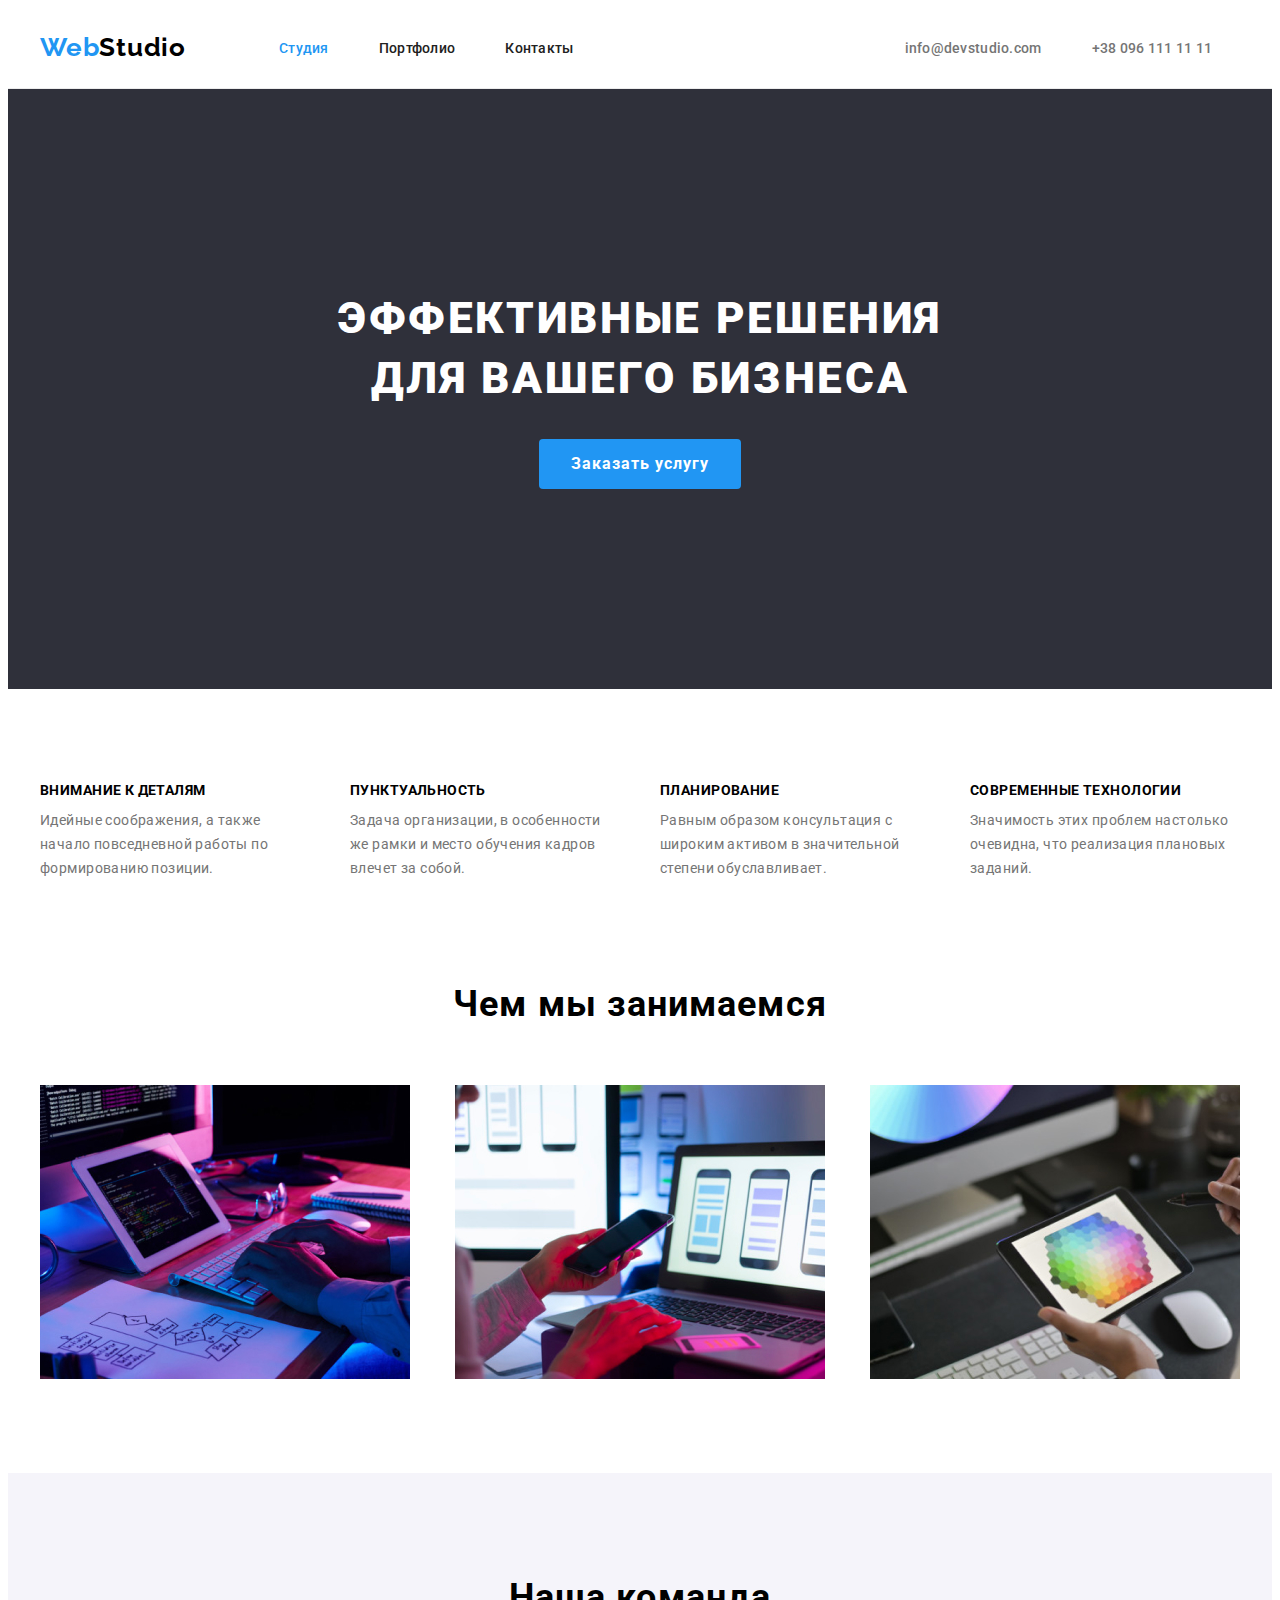
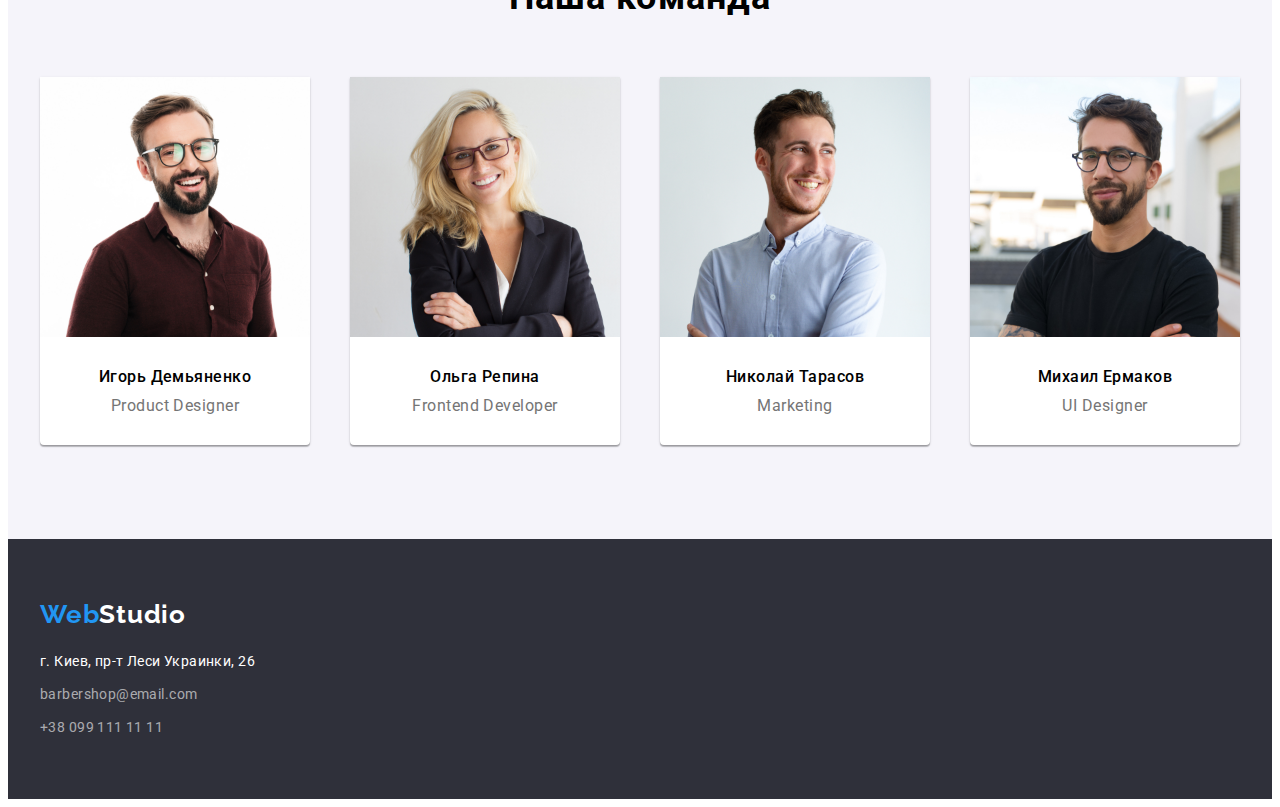
<file: index.html>
<!DOCTYPE html>
<html lang="ru">
<head>
    <meta charset="UTF-8">
    <meta name="viewport" content="width=device-width, initial-scale=1.0">
    <title >WebStudio</title>
    <link rel="preconnect" href="https://fonts.gstatic.com">
    <link href="https://fonts.googleapis.com/css2?family=Raleway:wght@700&family=Roboto:wght@400;500;700;900&display=swap"
        rel="stylesheet">
    <link rel="stylesheet" href="https://cdnjs.cloudflare.com/ajax/libs/modern-normalize/1.0.0/modern-normalize.min.css"
        integrity="sha512-ISS7cAi1PEhQ8jnbJpJZMd29NlhNj4AWYyLOSp2CE/CsHxTCu+r+t0D2yoJudVrd0/8fTVPUVDzY5Tvli75u/g=="
        crossorigin="anonymous" />
    <link rel="stylesheet" href="./css/styles.css">
 </head>

<body>
    
    <header  class="header">
        <div class="container">
          <nav class="navigation">
             <a class="logo" href="./index.html" lang="en">
                <span class="color-web">Web</span><span class="studio">Studio</span> 
            </a>
            <ul class="navigation-list">
                <li class="navigation-list-item">
                     <a class="navigation-list-link current" href="#"> Студия</a>
                </li>
                <li class="navigation-list-item">
                     <a class="navigation-list-link" 
                    href="./portfolio.html" target="_blank" rel="noreferrer noopener"> Портфолио</a>
                </li>
                <li class="navigation-list-item">
                     <a class="navigation-list-link" href="#"> Контакты</a>
                </li>
            </ul>
          </nav>   
         <address class="address">
             <ul class="address-list">
                <li class="address-list-item"> 
                    <a class="address-list-link" href="mailto:info@devstudio.com">info@devstudio.com</a>
                </li>
                <li class="address-list-item">
                    <a class="address-list-link" href="tel:+380961111111"> +38 096 111 11 11 </a>
                </li>
             </ul>
        </address>
        </div>
    </header>
       
     <main>
        <!--Главная секция-->
         <section class="hero">
            <div class="container">
             <h1 class="hero-title">Эффективные решения для вашего бизнеса</h1>
             <button class="modal-btn" type="button">Заказать услугу</button>
            </div>
         </section>
        
       
         <!--MAIN-->
        <section class="main">
          <h2 class="visually-hidden">Преимущества</h2>
            
              <ul class="main-list container">
                <li class="main-list-item">
                     <h3 class="main-list-title">Внимание к деталям</h3>
                     <p class="main-list-description">Идейные соображения, а также начало повседневной работы по формированию позиции.</p>
                </li>
                <li class="main-list-item">
                     <h3 class="main-list-title">Пунктуальность</h3>
                     <p class="main-list-description">Задача организации, в особенности же рамки и место обучения кадров влечет за собой.</p>
                </li>
                <li class="main-list-item">
                     <h3 class="main-list-title">Планирование</h3>
                     <p class="main-list-description">Равным образом консультация с широким активом в значительной степени обуславливает.</p>
                </li>
                <li class="main-list-item">
                     <h3 class="main-list-title">Современные технологии</h3>
                     <p class="main-list-description">Значимость этих проблем настолько очевидна, что реализация плановых заданий.</p>
                </li>
              </ul>
            
         </section>
         
         <!--Галлерея работ-->
         <section class="galery">
             <div class="container">
                <h2 class="section-title">Чем мы занимаемся</h2>
                <ul class="galery-list">
                  <li class="galery-list-item">
                     <img class="galery-img" src="./images/img1.jpg"
                      alt="работа с ПК"
                      width="370" height="294">
                  </li>
                  <li class="galery-list-item">
                     <img class="galery-img" src="./images/img2.jpg" 
                     alt="работа со смартфоном" 
                      width="370" height="294">
                  </li>
                  <li class="galery-list-item">
                     <img class="galery-img" src="./images/img3.jpg" 
                     alt="работа с планшетом" 
                     width="370" height="294">
                  </li>
                </ul>
            </div>
         </section>

         <!--Сотрудники-->
         <section class="about-me">
            <div class="container">
             <h2 class="section-title">Наша команда</h2>
              <ul class="about-me-list">
                  <li class="about-me-item">
                     <img class="about-me-img" src="./images/igor.jpg" 
                     alt="Игорь Демьяненко" width="270" height="260">
                      <div class="about-me-description">
                         <h3 class="about-me-name">Игорь Демьяненко</h3>
                         <p class="about-me-profession" lang="en">Product Designer</p>
                     </div>
                 </li>
                 <li class="about-me-item">
                     <img class="about-me-img" src="./images/olga.jpg" 
                     alt="Ольга Репина" width="270" height="260">
                       <div class="about-me-description">
                         <h3 class="about-me-name">Ольга Репина</h3>
                         <p class="about-me-profession" lang="en">Frontend Developer</p>
                     </div>
                 </li>
                 <li class="about-me-item">
                     <img class="about-me-img" src="./images/taras.jpg" 
                     alt="Николай Тарасов" width="270" height="260">
                       <div class="about-me-description">
                          <h3 class="about-me-name">Николай Тарасов</h3>
                         <p class="about-me-profession" lang="en">Marketing</p>
                      </div>
                 </li>
                 <li class="about-me-item">
                     <img class="about-me-img" src="./images/maikl.jpg" 
                     alt="Михаил Ермаков" width="270" height="260">
                        <div class="about-me-description">
                          <h3 class="about-me-name">Михаил Ермаков</h3>
                          <p class="about-me-profession" lang="en">UI Designer</p>
                       </div>
                 </li>
              </ul>
            </div>
         </section>
     </main>
        
        <!--Footer-->
     <footer class="footer">
        <div class="container">
             <a class="logo" href="./index.html" lang="en">
                <span class="color-web">Web</span><span class="footer-logo">Studio</span>
             </a>
             <address class="footer-address">
                <ul class="footer-adress-list">
                    <li class="footer-address-item">
                       <a class="footer-address-link geolocation" href="https://goo.gl/maps/EtJUNi4Rh7HyhGB7A" target="_blank">г. Киев, пр-т Леси Украинки, 26</a>
                    </li>
                    <li class="footer-address-item">
                       <a class="footer-address-link" href="mailto:info@example.com">barbershop@email.com</a>
                    </li>
                    <li class="footer-address-item">
                       <a class="footer-address-link" href="tel:+380991111111">+38 099 111 11 11</a>
                    </li>
                </ul>
             </address>
       </div>
     </footer> 

    
</body>
</html>
</file>
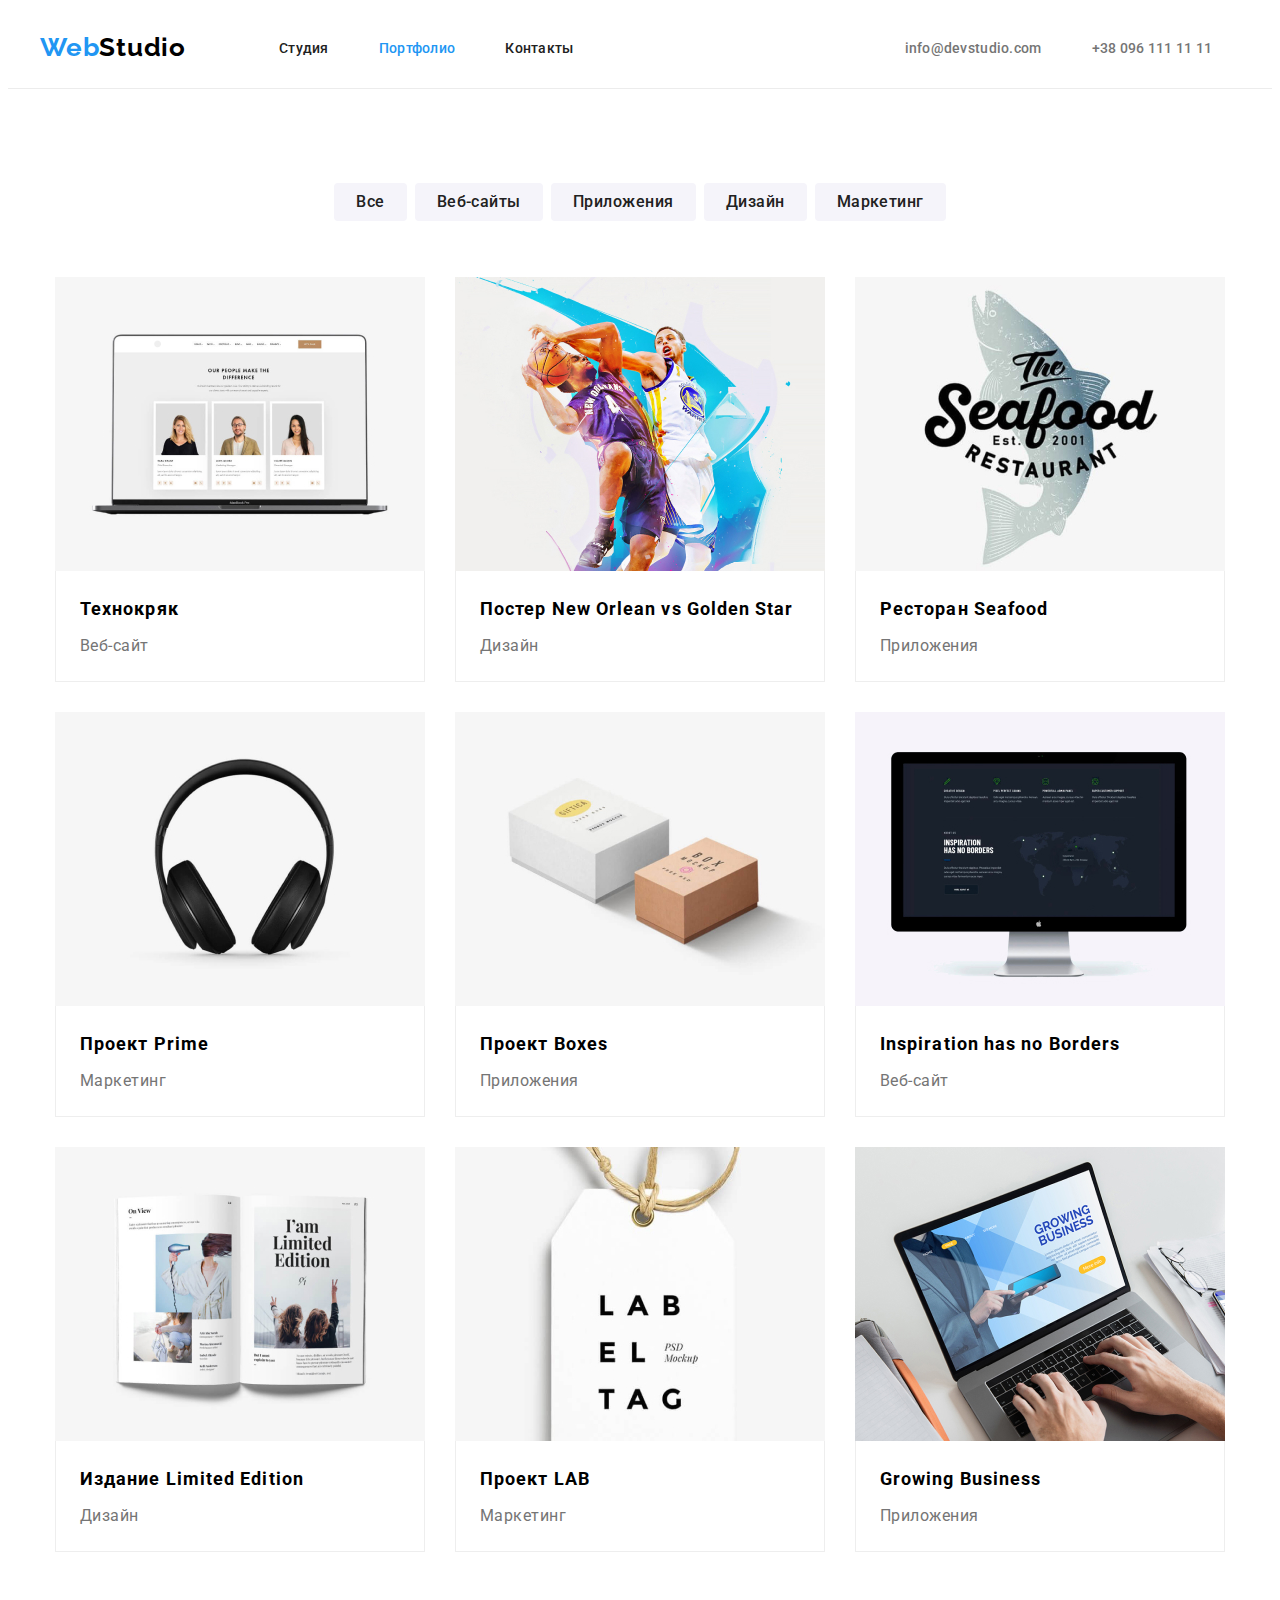
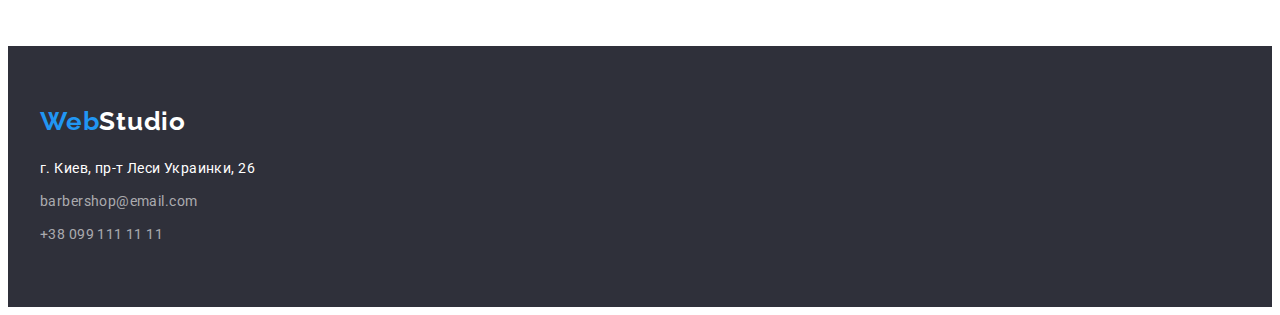
<file: portfolio.html>
<!DOCTYPE html>
<html lang="ru">
<head>
    <meta charset="UTF-8">
    <meta name="viewport" content="width=device-width, initial-scale=1.0">
    <title>Портфолио</title>
    <link rel="preconnect" href="https://fonts.gstatic.com">
    <link href="https://fonts.googleapis.com/css2?family=Raleway:wght@700&family=Roboto:wght@400;500;700&display=swap"
        rel="stylesheet">
    <link rel="stylesheet" href="https://cdnjs.cloudflare.com/ajax/libs/modern-normalize/1.0.0/modern-normalize.min.css"
        integrity="sha512-ISS7cAi1PEhQ8jnbJpJZMd29NlhNj4AWYyLOSp2CE/CsHxTCu+r+t0D2yoJudVrd0/8fTVPUVDzY5Tvli75u/g=="
        crossorigin="anonymous" />
        <link rel="stylesheet" href="./css/styles.css">
</head>

<body>
    
    <header class="header">
      <div class="container">
         <nav class="navigation">
             <a class="logo" href="./index.html" lang="en">
                <span class="color-web">Web</span><span class="studio">Studio</span>
             </a>
             <ul class="navigation-list">
                 <li class="navigation-list-item">
                   <a class="navigation-list-link" 
                 href="./index.html" target="_blank" rel="noreferrer noopener" > Студия</a>
                 </li>
                 <li class="navigation-list-item">
                   <a class="navigation-list-link current" href="#"> Портфолио</a>
                 </li>
                 <li class="navigation-list-item">
                   <a class="navigation-list-link" href="#"> Контакты</a>
                 </li>
             </ul>
         </nav>
         <address class="address">
              <ul class="address-list">
                 <li class="address-list-item">
                   <a class="address-list-link" href="mailto:info@devstudio.com">info@devstudio.com</a>
                 </li>
                 <li class="address-list-item">
                    <a class="address-list-link" href="tel:+380961111111"> +38 096 111 11 11 </a>
                 </li>
             </ul>
         </address>
      </div>
    </header>

    <main>
        <!--Главная секция-->
     <section class="capabilities">
        <div class="container">
          <h1 class="visually-hidden">Наши возможности</h1>
            
            <ul class="button-list">
                <li class="button-item" > 
                    <button class="modal-btn-portfolio" type="button"> Все </button>
                </li>
                <li class="button-item" >
                    <button class="modal-btn-portfolio" type="button"> Веб-сайты </button>
                </li>
                <li class="button-item">
                    <button class="modal-btn-portfolio" type="button">Приложения </button>
                </li>
                <li class="button-item">
                    <button class="modal-btn-portfolio" type="button"> Дизайн</button>
                </li>
                <li class="button-item">
                    <button class="modal-btn-portfolio" type="button">Маркетинг </button>
                </li>
                
            </ul>
           
            <ul class="device-list">
                <li class="device-item" >
                     <img class="device-img" src="./images/leptop.jpg" 
                     alt="Веб-сайт на экране ноутбука"
                     width="370" height="294">
                         <div class="device-description">
                           <h2 class="device-title"> Технокряк</h2>
                           <p class="device-list-description">Веб-сайт</p>
                         </div>
                </li>
                <li class="device-item">
                     <img class="device-img" src="./images/poster.jpg" 
                     alt="Постер со звездами бейсбола" 
                     width="370" height="294">
                         <div class="device-description">
                           <h2 class="device-title"> Постер <span lang="en"> New Orlean vs Golden Star </span></h2>
                           <p class="device-list-description">Дизайн</p>
                        </div>
                </li>
                <li class="device-item">
                     <img class="device-img" src="./images/restaurant.jpg" 
                     alt="Логотип рыбного ресторана" 
                     width="370" height="294">
                         <div class="device-description">
                            <h2 class="device-title">Ресторан <span lang="en"> Seafood </span> </h2> 
                            <p class="device-list-description"> Приложения </p>
                         </div>
                </li> 
                <li class="device-item">
                     <img class="device-img" src="./images/headphones.jpg"
                      alt="Наушники" 
                      width="370" height="294">
                          <div class="device-description">
                            <h2 class="device-title"> Проект <span lang="en"> Prime </span> </h2>
                            <p class="device-list-description"> Маркетинг </p>
                         </div>
                </li>
                <li class="device-item">
                     <img class="device-img" src="./images/boxes.jpg" 
                     alt="Две коробки" 
                     width="370" height="294">
                         <div class="device-description">
                            <h2 class="device-title"> Проект <span lang="en"> Boxes </span> </h2>
                            <p class="device-list-description">  Приложения </p>
                         </div>
                </li>
                <li class="device-item">
                     <img class="device-img" src="./images/monitor.jpg" 
                     alt="Монитор компьютера" 
                     width="370" height="294">
                         <div class="device-description">
                           <h2 class="device-title" lang="en" >Inspiration has no Borders</h2>
                            <p class="device-list-description">Веб-сайт</p>
                         </div>
                </li>
                <li class="device-item">
                     <img class="device-img" src="./images/book.jpg" 
                     alt="Открытая страница книги" 
                     width="370" height="294"> 
                         <div class="device-description">
                            <h2 class="device-title"> Издание <span lang="en"> Limited Edition </span> </h2>
                            <p class="device-list-description"> Дизайн </p>
                        </div>
                </li>
                <li class="device-item">
                     <img class="device-img" src="./images/trinket.jpg" 
                     alt="Ярлык крупным планом" 
                     width="370" height="294">
                         <div class="device-description">
                             <h2 class="device-title"> Проект <span lang="en"> LAB </span> </h2>
                             <p class="device-list-description"> Маркетинг </p>
                         </div>
                </li>
                <li class="device-item">
                     <img class="device-img" src="./images/minileptop.jpg"
                      alt="Пользователь использует приложение на девайсе" 
                      width="370" height="294"> 
                         <div class="device-description">
                           <h2 class="device-title" lang="en"> Growing Business </h2>
                           <p class="device-list-description"> Приложения </p>
                         </div>
                </li>
            </ul>
        </div>
      </section>
    </main>
            
           <!--Footer-->
    <footer class="footer">
        <div class="container">
          <a class="logo" href="./index.html" lang="en">
            <span class="color-web">Web</span><span class="footer-logo">Studio</span>
          </a>
            <address class="footer-address">
              <ul class="footer-adress-list">
                  <li class="footer-address-item">
                     <a class="footer-address-link geolocation" href="https://goo.gl/maps/EtJUNi4Rh7HyhGB7A" target="_blank">г. Киев, пр-т Леси Украинки, 26</a>
                 </li>
                 <li class="footer-address-item">
                     <a class="footer-address-link" href="mailto:info@example.com">barbershop@email.com</a>
                  </li>
                  <li class="footer-address-item">
                      <a class="footer-address-link" href="tel:+380991111111">+38 099 111 11 11</a>
                  </li>
              </ul>
            </address>
         </div>
    </footer> 
    

  
</body>
</html>
</file>
<file: css/styles.css>
:root {
  --main-font: "Roboto", sans-serif;
  --secondary-font: "Raleway", sans-serif;
  --accent-color: #2196f3;
  --third-color: #757575;
  --second-color: #ffffff;
}

body {
  font-family: var(--main-font);
}

.container {
  width: 1200px;
  padding: 0 15px;
  margin: 0 auto;
}

.address,
.footer-address {
  font-style: normal;
}

a {
  text-decoration: none;
}

ul {
  list-style: none;
  padding: 0;
  margin: 0;
}

h1,
h2,
h3,
h4,
p {
  margin: 0;
}

.visually-hidden {
  position: absolute;
  width: 1px;
  height: 1px;
  margin: -1px;
  border: 0;
  padding: 0;

  white-space: nowrap;
  clip-path: inset(100%);
  clip: rect(0 0 0 0);
  overflow: hidden;
}

.img {
  display: block;
  max-width: 100%;
}
box* {
  margin: 0;
}

/*--HEADER--*/

.header {
  border-bottom: 1px solid #ececec;
  padding-top: 24px;
  padding-bottom: 25px;
}

.header .container {
  display: block;
}

.logo {
  text-decoration: none;
  font-family: var(--secondary-font);
  font-weight: 700;
  font-size: 26px;
  line-height: 1.19;
  letter-spacing: 0.03em;
}
.header .logo {
  margin-right: 93px;
}

.color-web {
  color: var(--accent-color);
}
.studio {
  color: black;
}

.navigation-list-link,
.address-list-link {
  font-weight: 500;
  font-size: 14px;
  line-height: 1.14;
  letter-spacing: 0.02em;
  color: #212121;
  padding: 32px 0;
}

li .address-list-link {
  color: var(--third-color);
}

.navigation-list-link:hover,
.address-list-link:hover,
.navigation-list-link:focus {
  color: var(--accent-color);
}

.current {
  color: var(--accent-color);
}

.header .container,
.header .navigation {
  display: flex;
  align-items: center;
}

.header .navigation-list {
  display: flex;
  margin-right: 331px;
}

.header .navigation-list-item:not(:last-child),
.header .address-list-item:not(:last-child) {
  margin-right: 50px;
}

.header .address {
  margin-right: auto;
}

.header .address-list {
  display: flex;
}

/*--END HEADER---*.

 /*--Главная секция--*/
.hero-title {
  display: block;
  max-width: 696px;
  margin: 0 auto;
  margin-bottom: 30px;
  font-weight: 900;
  font-size: 44px;
  line-height: 1.36;
  text-align: center;
  letter-spacing: 0.06em;
  text-transform: uppercase;
  color: #ffffff;
}

.hero .modal-btn {
  display: block;
  margin: 0 auto;
  min-width: 20px;
  padding: 10px 32px;
  border-radius: 4px;
  border: none;
  cursor: pointer;
  font-family: var(--main-font);
  font-weight: 700;
  font-size: 16px;
  line-height: 1.88;
  letter-spacing: 0.06em;
  color: #ffffff;
  background-color: var(--accent-color);
}

.hero {
  background-color: #2f303a;
  padding-top: 200px;
  padding-bottom: 200px;
}

.hero .container {
  display: block;
}

/*---MAIN--*/
.main-list-title {
  display: block;
  margin-bottom: 10px;
  font-weight: 700;
  font-size: 14px;
  line-height: 1.14;
  letter-spacing: 0.03em;
  text-transform: uppercase;
}
.main-list-description {
  font-weight: 400;
  font-size: 14px;
  line-height: 1.71;
  letter-spacing: 0.03em;
  color: var(--third-color);
}

.main {
  padding-top: 94px;
  padding-bottom: 94px;
}

.main .container {
  display: flex;
  justify-content: space-between;
}

.main-list-item {
  display: block;
  width: 270px;
}

.main-list-item:not(:last-child) {
  margin-right: 30px;
}

/*--END Главная секция--*/

/*--Галлерея работ--*/
.galery {
  padding-bottom: 94px;
}

.galery-img {
  display: block;
}
.section-title {
  display: block;
  font-weight: 700;
  font-size: 36px;
  line-height: 1.67;
  text-align: center;
  letter-spacing: 0.03em;
  margin-bottom: 50px;
}

.galery .galery-list {
  display: flex;
  justify-content: space-between;
}

.galery-list-item:not(:last-child) {
  margin-right: 30px;
}

/*--END Галлерея работ--*/

/*--Сотрудники--*/

.about-me {
  background-color: #f5f4fa;
  padding-top: 94px;
  padding-bottom: 94px;
}

.about-me-name {
  display: block;
  padding-bottom: 10px;
  font-weight: 500;
  font-size: 16px;
  line-height: 1.19;
  text-align: center;
  letter-spacing: 0.03em;
}
.about-me-profession {
  font-weight: 400;
  font-size: 16px;
  line-height: 1.19;
  text-align: center;
  letter-spacing: 0.03em;
  color: var(--third-color);
}

.about-me-list {
  display: flex;
  justify-content: space-between;
}

.about-me-img {
  display: block;
}

.about-me-item {
  background-color: var(--second-color);
  border-radius: 0px 0px 4px 4px;
  box-shadow: 0px 1px 3px rgba(0, 0, 0, 0.12), 0px 1px 1px rgba(0, 0, 0, 0.14),
    0px 2px 1px rgba(0, 0, 0, 0.2);
}

.about-me-description {
  display: block;
  padding: 30px 24px;
}

/*--FOOTER--*/

.footer {
  background-color: #2f303a;
  padding-top: 60px;
  padding-bottom: 60px;
}

.footer-address-item:not(:last-child) {
  display: block;
  margin-bottom: 9px;
}

.footer-address-link {
  font-weight: 400;
  font-size: 14px;
  line-height: 1.71;
  letter-spacing: 0.03em;
  color: rgba(255, 255, 255, 0.6);
}

.footer .logo {
  display: block;
  margin-bottom: 20px;
  color: var(--second-color);
}

.geolocation {
  color: var(--second-color);
}

.footer-address-link:hover {
  color: var(--accent-color);
}

/*--END FOOTER--*/

/*_----------PORTFOLIO---------------*/
/*--Главная секция--*/

.device-title {
  font-weight: 700;
  font-size: 18px;
  line-height: 2;
  letter-spacing: 0.06em;
}

.modal-btn-portfolio {
  display: block;
  padding: 6px 22px;
  border-radius: 4px;
  border: none;
  font-family: var(--main-font);
  font-weight: 500;
  font-size: 16px;
  line-height: 1.63;
  text-align: center;
  letter-spacing: 0.03em;
  color: #212121;
  background-color: #f5f4fa;
  cursor: pointer;
}

.device-list-description {
  font-weight: 400;
  font-size: 16px;
  line-height: 1.88;
  letter-spacing: 0.03em;
  color: var(--third-color);
}

.device-img {
  display: block;
}

.modal-btn-portfolio:hover {
  color: #ffffff;
  background-color: var(--accent-color);
}

.capabilities {
  padding-top: 94px;
  padding-bottom: 94px;
}

.capabilities .button-list {
  display: flex;
  margin-bottom: 56px;
  justify-content: center;
}

.capabilities .button-item:not(:last-child) {
  display: block;
  margin-right: 8px;
}

.capabilities .device-list {
  display: flex;
  flex-wrap: wrap;
  justify-content: center;
}

.capabilities .device-item {
  max-width: 370px;
  width: calc((100%-60px) / 3);
  margin-right: 30px;
  margin-bottom: 30px;
  cursor: pointer;
}
.device-item:hover {
  box-shadow: 0px 1px 1px rgba(0, 0, 0, 0.12), 0px 4px 4px rgba(0, 0, 0, 0.06),
    1px 4px 6px rgba(0, 0, 0, 0.16);
}
.device-item:nth-child(3n) {
  margin-right: 0;
}

.device-item:nth-child(n + 7) {
  margin-bottom: 0;
}

.device-description {
  display: block;
  padding: 20px 24px;
  border-bottom: 1px solid #eeeeee;
  border-right: 1px solid #eeeeee;
  border-left: 1px solid #eeeeee;
}
.device-title {
  padding-bottom: 4px;
}
</file>
